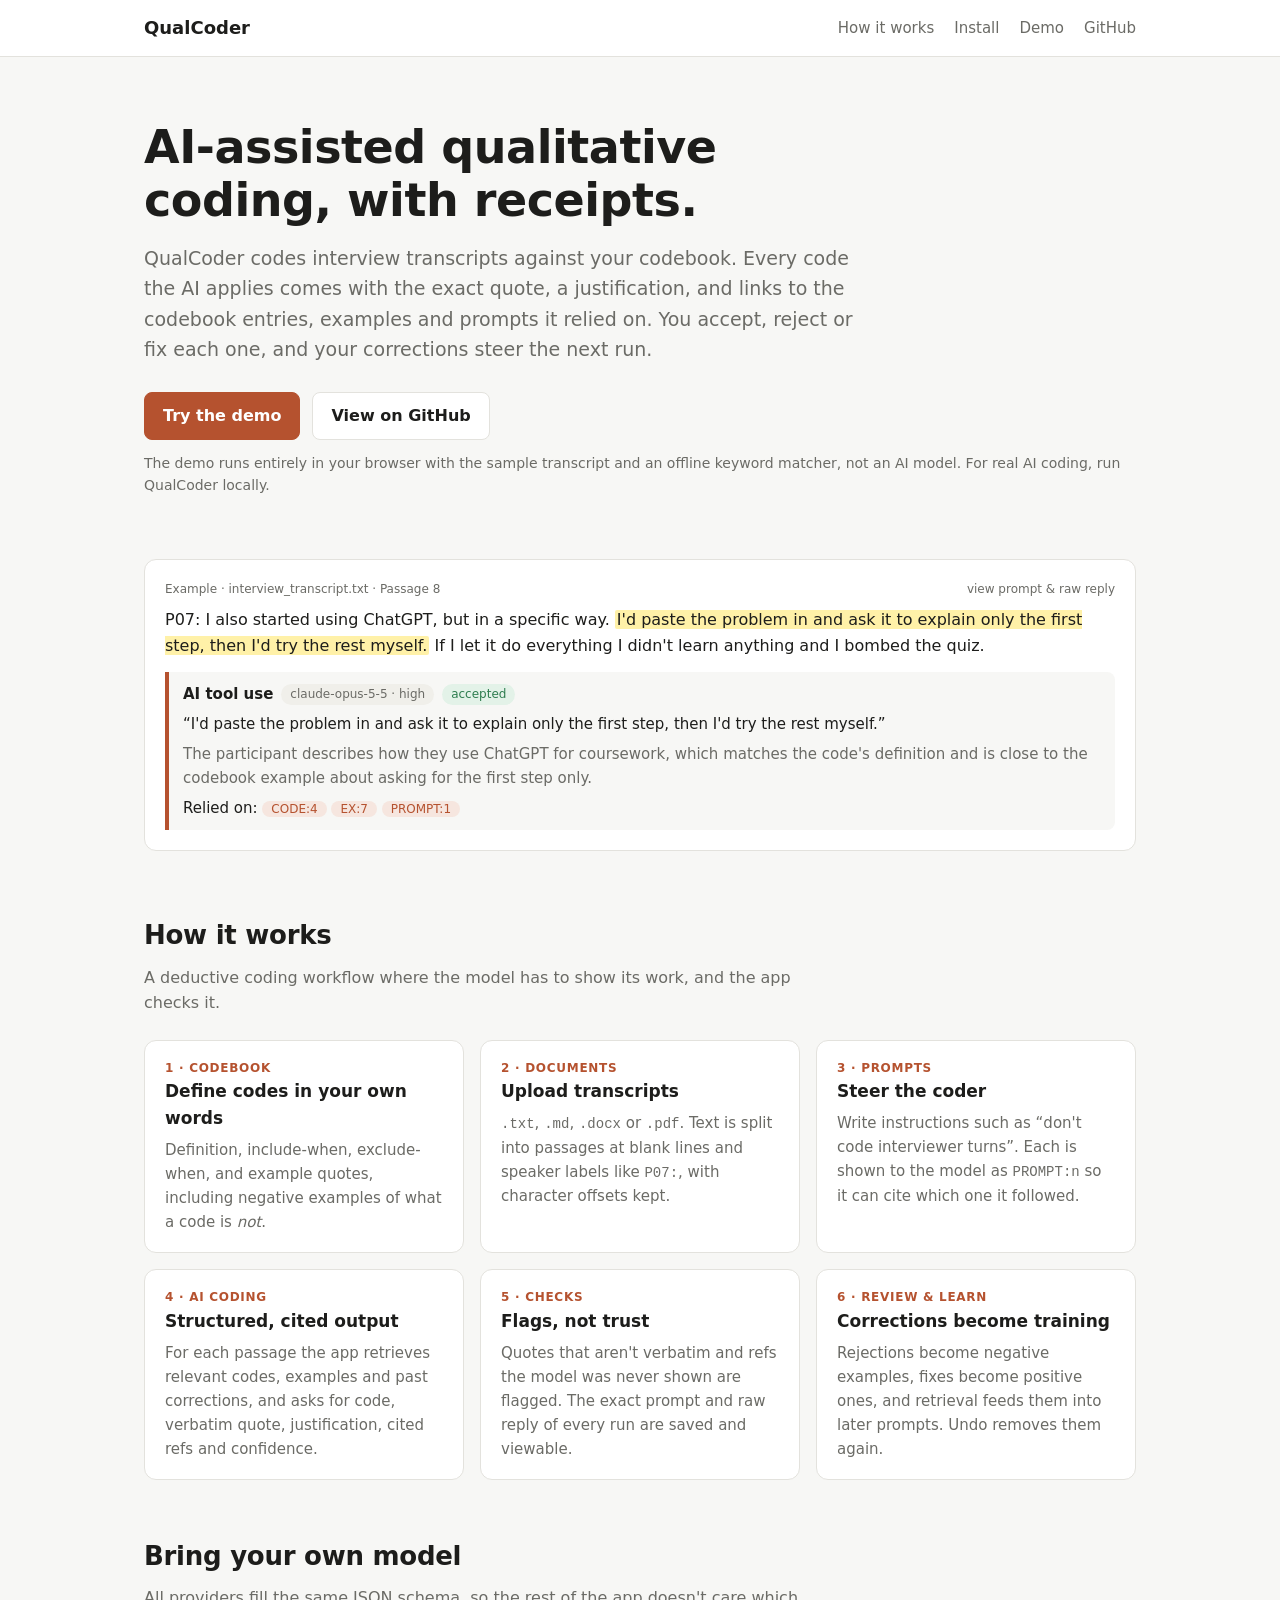
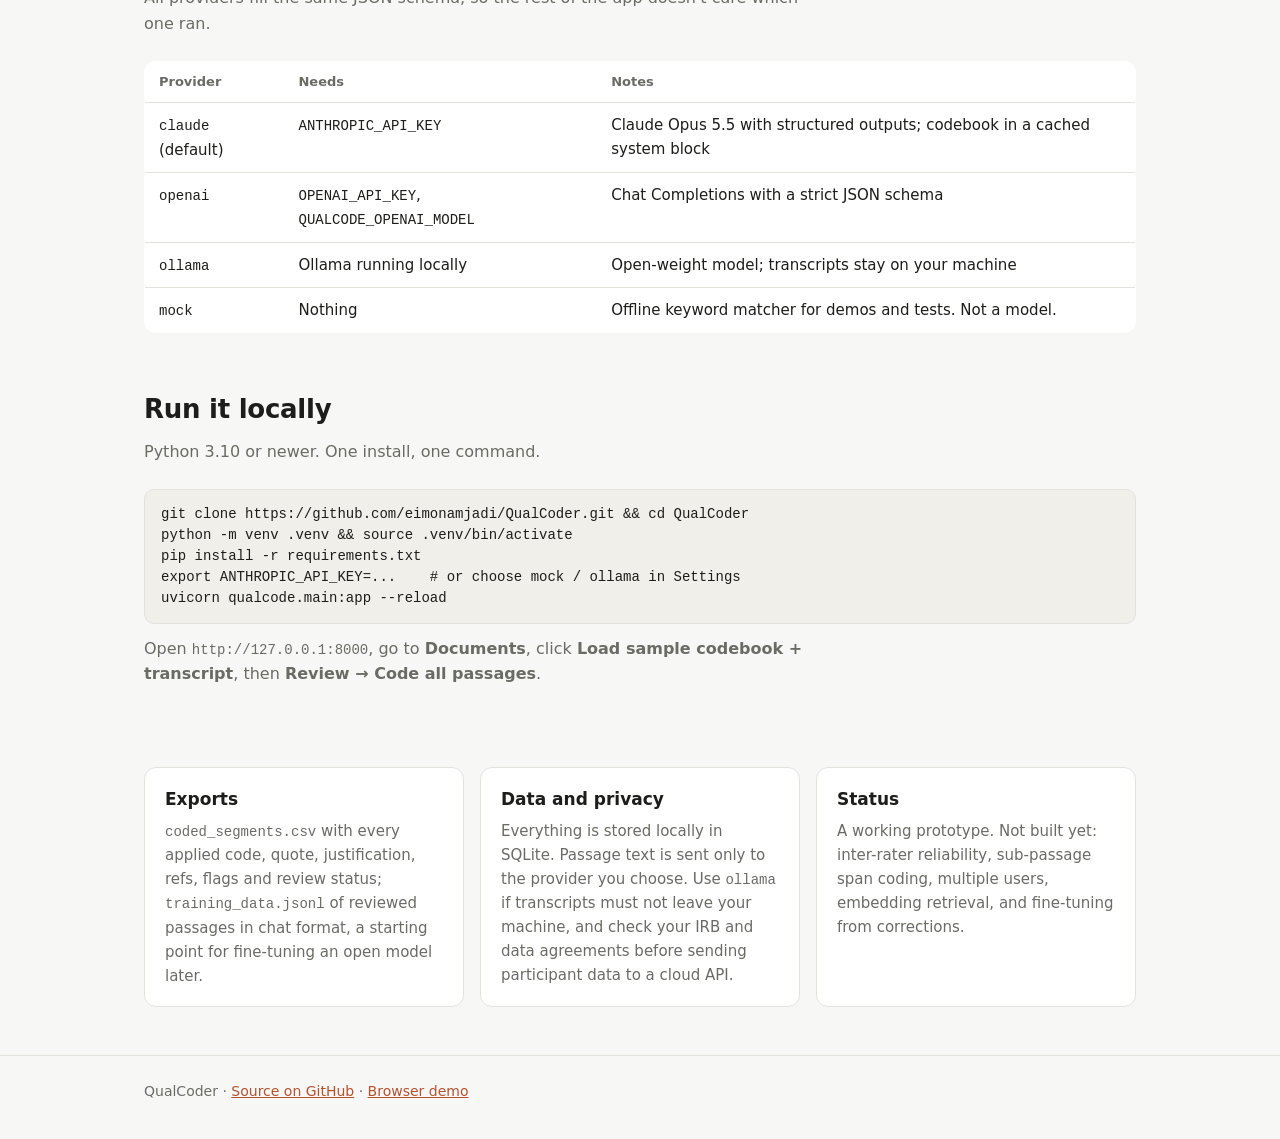
<file: site/index.html>
<!doctype html>
<html lang="en">
<head>
  <meta charset="utf-8">
  <meta name="viewport" content="width=device-width, initial-scale=1">
  <title>QualCoder</title>
  <meta name="description" content="AI-assisted qualitative coding of interview transcripts, where every code comes with the exact quote, a justification and the codebook entries it relied on.">
  <style>
    :root {
      --bg: #f7f7f5; --panel: #ffffff; --text: #1d1d1b; --muted: #6b6b66; --border: #e3e2dd;
      --accent: #b5522f; --accent-ink: #ffffff; --accent-soft: #f6e6df; --ok: #2e7d4f; --ok-soft: #e3f2e8;
      --warn: #8a5a00; --warn-soft: #fff3d6; --hl: #fff1a8; --hl-ink: #1d1d1b; --code-bg: #f0efea;
    }
    @media (prefers-color-scheme: dark) {
      :root {
        --bg: #161614; --panel: #1f1f1c; --text: #ecebe6; --muted: #a3a29b; --border: #34332e;
        --accent: #e0805c; --accent-ink: #1a0d08; --accent-soft: #3a2219; --ok: #6cc28f; --ok-soft: #1b2e22;
        --warn: #e7b75a; --warn-soft: #33290f; --hl: #6b5a12; --hl-ink: #fff8d6; --code-bg: #262622;
      }
    }
    * { box-sizing: border-box; }
    html { -webkit-text-size-adjust: 100%; }
    body { margin: 0; font: 16px/1.6 system-ui, -apple-system, "Segoe UI", sans-serif; background: var(--bg); color: var(--text); }
    a { color: var(--accent); }
    code, pre { font-family: ui-monospace, Menlo, Consolas, monospace; font-size: 14px; }
    .wrap { max-width: 1040px; margin: 0 auto; padding: 0 24px; }
    @media (max-width: 600px) { .wrap { padding: 0 16px; } }

    header.top { border-bottom: 1px solid var(--border); background: var(--panel); }
    header.top .wrap { display: flex; align-items: center; justify-content: space-between; gap: 16px; height: 56px; }
    .brand { font-weight: 700; font-size: 18px; color: var(--text); text-decoration: none; }
    header.top nav { display: flex; gap: 20px; font-size: 15px; }
    header.top nav a { color: var(--muted); text-decoration: none; }
    header.top nav a:hover { color: var(--text); }
    @media (max-width: 600px) { header.top nav .hide-sm { display: none; } }

    .hero { padding: 64px 0 40px; }
    .hero h1 { font-size: clamp(30px, 5vw, 46px); line-height: 1.15; margin: 0 0 16px; letter-spacing: -0.01em; max-width: 18ch; }
    .hero p.lead { font-size: 19px; color: var(--muted); max-width: 60ch; margin: 0 0 28px; }
    .cta { display: flex; gap: 12px; flex-wrap: wrap; }
    .btn { display: inline-block; padding: 10px 18px; border-radius: 8px; font-weight: 600; text-decoration: none; border: 1px solid var(--border); color: var(--text); background: var(--panel); }
    .btn.primary { background: var(--accent); border-color: var(--accent); color: var(--accent-ink); }
    .note { font-size: 14px; color: var(--muted); margin-top: 12px; }

    /* Worked example: one passage, one code, with receipts */
    .sample { background: var(--panel); border: 1px solid var(--border); border-radius: 12px; padding: 20px; margin: 8px 0 56px; }
    .sample .meta { font-size: 12px; color: var(--muted); margin-bottom: 8px; display: flex; justify-content: space-between; gap: 8px; flex-wrap: wrap; }
    .sample .text mark { background: var(--hl); color: var(--hl-ink); padding: 0 2px; border-radius: 2px; }
    .app { border-left: 4px solid var(--accent); background: var(--bg); padding: 10px 14px; border-radius: 0 8px 8px 0; margin-top: 14px; font-size: 15px; }
    .app .head { display: flex; gap: 8px; align-items: center; flex-wrap: wrap; }
    .app .name { font-weight: 600; }
    .pill { font-size: 12px; padding: 1px 9px; border-radius: 999px; background: var(--code-bg); color: var(--muted); white-space: nowrap; }
    .pill.ref { background: var(--accent-soft); color: var(--accent); }
    .pill.ok { background: var(--ok-soft); color: var(--ok); }
    .app .muted { color: var(--muted); }
    .app p { margin: 6px 0 0; }

    section { padding: 8px 0 48px; }
    h2 { font-size: 26px; margin: 0 0 8px; letter-spacing: -0.01em; }
    .sub { color: var(--muted); margin: 0 0 24px; max-width: 65ch; }
    .grid { display: grid; grid-template-columns: repeat(auto-fit, minmax(280px, 1fr)); gap: 16px; }
    .card { background: var(--panel); border: 1px solid var(--border); border-radius: 12px; padding: 18px 20px; }
    .card h3 { margin: 0 0 6px; font-size: 17px; }
    .card p { margin: 0; color: var(--muted); font-size: 15px; }
    .step { font-size: 12px; font-weight: 700; color: var(--accent); letter-spacing: .06em; text-transform: uppercase; }

    table { width: 100%; border-collapse: collapse; background: var(--panel); border: 1px solid var(--border); border-radius: 12px; overflow: hidden; font-size: 15px; }
    th, td { text-align: left; padding: 10px 14px; border-bottom: 1px solid var(--border); vertical-align: top; }
    tr:last-child td { border-bottom: none; }
    th { font-size: 13px; color: var(--muted); font-weight: 600; }
    .table-scroll { overflow-x: auto; }

    pre.shell { background: var(--code-bg); border: 1px solid var(--border); border-radius: 10px; padding: 14px 16px; overflow-x: auto; margin: 0 0 12px; line-height: 1.5; }
    ul.plain { padding-left: 20px; margin: 0; color: var(--muted); }
    ul.plain li { margin-bottom: 6px; }
    footer { border-top: 1px solid var(--border); padding: 24px 0 40px; color: var(--muted); font-size: 14px; }
  </style>
</head>
<body>
<header class="top">
  <div class="wrap">
    <a class="brand" href="./">QualCoder</a>
    <nav>
      <a href="#how" class="hide-sm">How it works</a>
      <a href="#run" class="hide-sm">Install</a>
      <a href="demo/">Demo</a>
      <a href="https://github.com/eimonamjadi/QualCoder">GitHub</a>
    </nav>
  </div>
</header>

<main class="wrap">
  <div class="hero">
    <h1>AI-assisted qualitative coding, with receipts.</h1>
    <p class="lead">QualCoder codes interview transcripts against your codebook. Every code the AI applies comes with the exact quote, a justification, and links to the codebook entries, examples and prompts it relied on. You accept, reject or fix each one, and your corrections steer the next run.</p>
    <div class="cta">
      <a class="btn primary" href="demo/">Try the demo</a>
      <a class="btn" href="https://github.com/eimonamjadi/QualCoder">View on GitHub</a>
    </div>
    <p class="note">The demo runs entirely in your browser with the sample transcript and an offline keyword matcher, not an AI model. For real AI coding, run QualCoder locally.</p>
  </div>

  <div class="sample" aria-label="Example of a coded passage">
    <div class="meta"><span>Example · interview_transcript.txt · Passage 8</span><span>view prompt &amp; raw reply</span></div>
    <div class="text">P07: I also started using ChatGPT, but in a specific way. <mark>I'd paste the problem in and ask it to explain only the first step, then I'd try the rest myself.</mark> If I let it do everything I didn't learn anything and I bombed the quiz.</div>
    <div class="app">
      <div class="head"><span class="name">AI tool use</span><span class="pill">claude-opus-5-5 · high</span><span class="pill ok">accepted</span></div>
      <p>“I'd paste the problem in and ask it to explain only the first step, then I'd try the rest myself.”</p>
      <p class="muted">The participant describes how they use ChatGPT for coursework, which matches the code's definition and is close to the codebook example about asking for the first step only.</p>
      <p>Relied on: <span class="pill ref">CODE:4</span> <span class="pill ref">EX:7</span> <span class="pill ref">PROMPT:1</span></p>
    </div>
  </div>

  <section id="how">
    <h2>How it works</h2>
    <p class="sub">A deductive coding workflow where the model has to show its work, and the app checks it.</p>
    <div class="grid">
      <div class="card"><div class="step">1 · Codebook</div><h3>Define codes in your own words</h3><p>Definition, include-when, exclude-when, and example quotes, including negative examples of what a code is <i>not</i>.</p></div>
      <div class="card"><div class="step">2 · Documents</div><h3>Upload transcripts</h3><p><code>.txt</code>, <code>.md</code>, <code>.docx</code> or <code>.pdf</code>. Text is split into passages at blank lines and speaker labels like <code>P07:</code>, with character offsets kept.</p></div>
      <div class="card"><div class="step">3 · Prompts</div><h3>Steer the coder</h3><p>Write instructions such as “don't code interviewer turns”. Each is shown to the model as <code>PROMPT:n</code> so it can cite which one it followed.</p></div>
      <div class="card"><div class="step">4 · AI coding</div><h3>Structured, cited output</h3><p>For each passage the app retrieves relevant codes, examples and past corrections, and asks for code, verbatim quote, justification, cited refs and confidence.</p></div>
      <div class="card"><div class="step">5 · Checks</div><h3>Flags, not trust</h3><p>Quotes that aren't verbatim and refs the model was never shown are flagged. The exact prompt and raw reply of every run are saved and viewable.</p></div>
      <div class="card"><div class="step">6 · Review &amp; learn</div><h3>Corrections become training</h3><p>Rejections become negative examples, fixes become positive ones, and retrieval feeds them into later prompts. Undo removes them again.</p></div>
    </div>
  </section>

  <section id="models">
    <h2>Bring your own model</h2>
    <p class="sub">All providers fill the same JSON schema, so the rest of the app doesn't care which one ran.</p>
    <div class="table-scroll">
      <table>
        <thead><tr><th>Provider</th><th>Needs</th><th>Notes</th></tr></thead>
        <tbody>
          <tr><td><code>claude</code> (default)</td><td><code>ANTHROPIC_API_KEY</code></td><td>Claude Opus 5.5 with structured outputs; codebook in a cached system block</td></tr>
          <tr><td><code>openai</code></td><td><code>OPENAI_API_KEY</code>, <code>QUALCODE_OPENAI_MODEL</code></td><td>Chat Completions with a strict JSON schema</td></tr>
          <tr><td><code>ollama</code></td><td>Ollama running locally</td><td>Open-weight model; transcripts stay on your machine</td></tr>
          <tr><td><code>mock</code></td><td>Nothing</td><td>Offline keyword matcher for demos and tests. Not a model.</td></tr>
        </tbody>
      </table>
    </div>
  </section>

  <section id="run">
    <h2>Run it locally</h2>
    <p class="sub">Python 3.10 or newer. One install, one command.</p>
    <pre class="shell"><code>git clone https://github.com/eimonamjadi/QualCoder.git &amp;&amp; cd QualCoder
python -m venv .venv &amp;&amp; source .venv/bin/activate
pip install -r requirements.txt
export ANTHROPIC_API_KEY=...    # or choose mock / ollama in Settings
uvicorn qualcode.main:app --reload</code></pre>
    <p class="sub">Open <code>http://127.0.0.1:8000</code>, go to <b>Documents</b>, click <b>Load sample codebook + transcript</b>, then <b>Review → Code all passages</b>.</p>
  </section>

  <section id="exports">
    <div class="grid">
      <div class="card"><h3>Exports</h3><p><code>coded_segments.csv</code> with every applied code, quote, justification, refs, flags and review status; <code>training_data.jsonl</code> of reviewed passages in chat format, a starting point for fine-tuning an open model later.</p></div>
      <div class="card"><h3>Data and privacy</h3><p>Everything is stored locally in SQLite. Passage text is sent only to the provider you choose. Use <code>ollama</code> if transcripts must not leave your machine, and check your IRB and data agreements before sending participant data to a cloud API.</p></div>
      <div class="card"><h3>Status</h3><p>A working prototype. Not built yet: inter-rater reliability, sub-passage span coding, multiple users, embedding retrieval, and fine-tuning from corrections.</p></div>
    </div>
  </section>
</main>

<footer>
  <div class="wrap">QualCoder · <a href="https://github.com/eimonamjadi/QualCoder">Source on GitHub</a> · <a href="demo/">Browser demo</a></div>
</footer>
</body>
</html>
</file>
